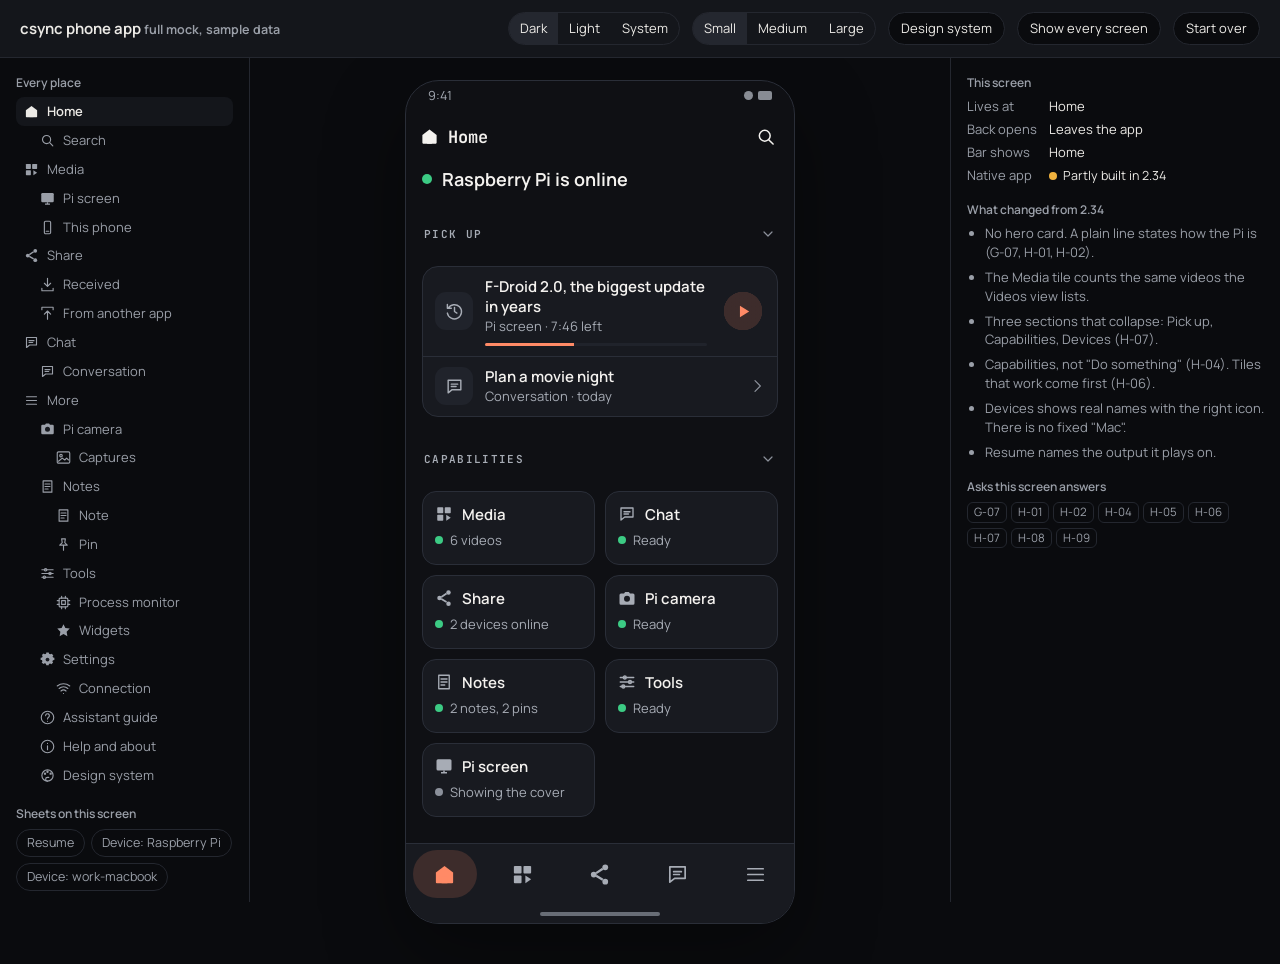
<file: assets/android-ui-mock/index.html>
<!doctype html>
<html lang="en" data-theme="dark">
<head>
  <meta charset="utf-8">
  <meta name="viewport" content="width=device-width,initial-scale=1">
  <title>csync phone app, full mock</title>
  <link rel="stylesheet" href="https://fonts.googleapis.com/css2?family=Manrope:wght@400..800&family=JetBrains+Mono:wght@400..700&display=swap">
<link rel="stylesheet" href="styles.css">
</head>
<body>
  <header class="shell-top">
    <h1>csync phone app <small>full mock, sample data</small></h1>
    <span class="grow"></span>
    <span class="shell-group" role="group" aria-label="Theme">
      <button type="button" data-theme-set="dark">Dark</button>
      <button type="button" data-theme-set="light">Light</button>
      <button type="button" data-theme-set="system">System</button>
    </span>
    <span class="shell-group" role="group" aria-label="Text size">
      <button type="button" data-size-set="sm">Small</button>
      <button type="button" data-size-set="md">Medium</button>
      <button type="button" data-size-set="lg">Large</button>
    </span>
    <button type="button" class="shell-btn" id="system-toggle">Design system</button>
    <button type="button" class="shell-btn" id="wall-toggle">Show every screen</button>
    <button type="button" class="shell-btn" id="reset">Start over</button>
  </header>

  <div class="shell" id="one">
    <aside class="rail" aria-label="The map">
      <h2>Every place</h2>
      <div class="tree" id="tree"></div>
      <h2>Sheets on this screen</h2>
      <div class="chips" id="sheets"></div>
      <h2>Put the app in a state</h2>
      <div class="chips" id="states"></div>
    </aside>
    <main class="stage">
      <div class="phone" id="phone" aria-label="csync on a phone"></div>
    </main>
    <aside class="inspect" id="inspect" aria-label="About this screen"></aside>
  </div>
  <div class="gallery" id="wall" hidden></div>
  <div class="system" id="system" hidden></div>

  <script src="model.js"></script>
  <script src="icons.js"></script>
  <script src="data.js"></script>
  <script src="kit.js"></script>
  <script src="screens.js"></script>
  <script src="sheets.js"></script>
  <script src="system.js"></script>
  <script src="app.js"></script>
  <script src="review.js"></script>
  <script src="check.js"></script>
</body>
</html>
</file>
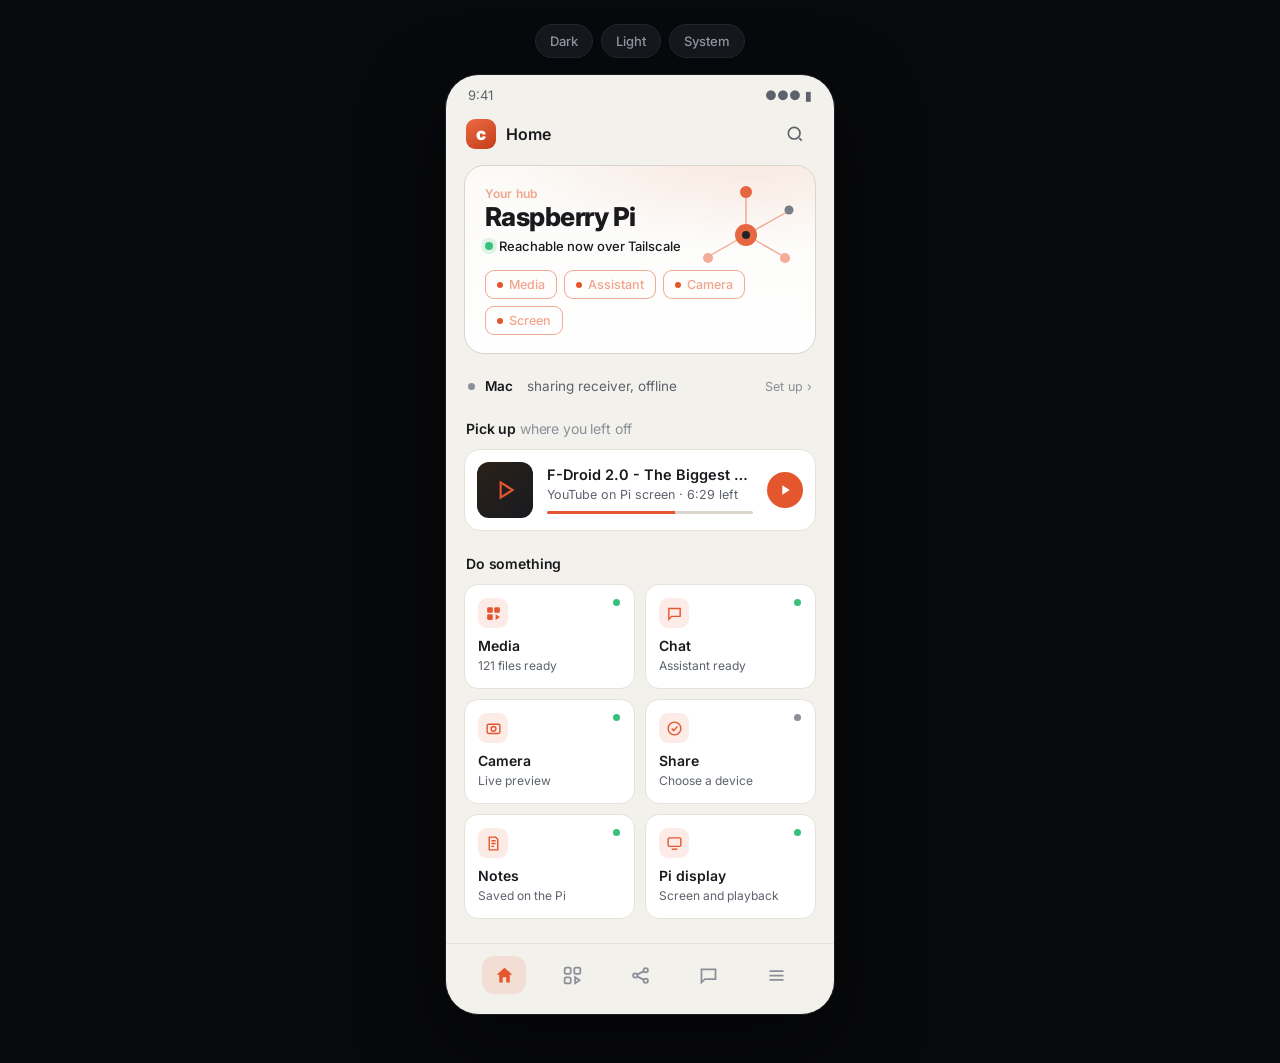
<file: .claude/output/20260929-home-redesign/home.html>
<!doctype html>
<html lang="en">
<head>
<meta charset="utf-8">
<meta name="viewport" content="width=device-width,initial-scale=1">
<title>csync Home redesign</title>
<link rel="preconnect" href="https://fonts.googleapis.com">
<link rel="preconnect" href="https://fonts.gstatic.com" crossorigin>
<link href="https://fonts.googleapis.com/css2?family=Inter:wght@400;500;600;800;900&display=swap" rel="stylesheet">
<style>
:root{
  --bg:#0C0D11; --raise:#16181E; --raise2:#1C1F27;
  --line:#23262F; --line2:#2C3038;
  --text:#F5F3F1; --dim:#9298A3; --dim2:#6B7079;
  --coral:#E4572E; --coral-soft:#F2A48C; --coral-ink:#FF6a3d;
  --green:#39C07A;
  --glow:rgba(228,87,46,.16);
  --radius:20px;
}
:root:not([data-theme="light"]) {}
@media (prefers-color-scheme: light){
  :root:not([data-theme="dark"]){
    --bg:#F3F1EC; --raise:#FFFFFF; --raise2:#FBFAF7;
    --line:#E6E2DA; --line2:#DAD5CA;
    --text:#1A1A1E; --dim:#5D626C; --dim2:#8A8F98;
    --glow:rgba(228,87,46,.12);
  }
}
:root[data-theme="light"]{
  --bg:#F3F1EC; --raise:#FFFFFF; --raise2:#FBFAF7;
  --line:#E6E2DA; --line2:#DAD5CA;
  --text:#1A1A1E; --dim:#5D626C; --dim2:#8A8F98;
  --glow:rgba(228,87,46,.12);
}
*{box-sizing:border-box;margin:0;padding:0}
body{background:#08090C;font-family:Inter,system-ui,sans-serif;color:var(--text);
  min-height:100vh;display:flex;flex-direction:column;align-items:center;gap:16px;padding:24px 16px 48px;-webkit-font-smoothing:antialiased}
.toolbar{display:flex;gap:8px;align-items:center}
.toolbar button{background:#16181E;color:#9298A3;border:1px solid #23262F;border-radius:999px;
  padding:8px 14px;font:inherit;font-size:13px;font-weight:500;cursor:pointer}
.phone{width:390px;max-width:100%;background:var(--bg);border-radius:34px;overflow:hidden;
  border:1px solid #1c1e25;box-shadow:0 30px 80px rgba(0,0,0,.5)}
.screen{display:flex;flex-direction:column;min-height:812px}

/* status + app bar */
.status{display:flex;justify-content:space-between;align-items:center;padding:12px 22px 2px;font-size:13px;color:var(--dim)}
.appbar{display:flex;align-items:center;gap:10px;padding:10px 20px 4px}
.mark{width:30px;height:30px;border-radius:9px;background:linear-gradient(150deg,#EC6a44,#C33D18);
  display:grid;place-items:center;color:#fff;font-weight:900;font-size:17px;letter-spacing:-.02em}
.appbar h1{font-size:16px;font-weight:600;letter-spacing:-.01em}
.appbar .sp{flex:1}
.icon-btn{width:38px;height:38px;border-radius:11px;display:grid;place-items:center;color:var(--dim);border:1px solid transparent}
.icon-btn:hover{background:var(--raise);border-color:var(--line)}

.body{padding:8px 18px 24px;display:flex;flex-direction:column;gap:22px}

/* HERO: the hub */
.hero{position:relative;border-radius:var(--radius);overflow:hidden;
  background:
    radial-gradient(120% 90% at 82% -10%, var(--glow), transparent 60%),
    linear-gradient(180deg,var(--raise2),var(--raise));
  border:1px solid var(--line2);padding:20px 20px 18px}
.hero .mesh{position:absolute;right:-6px;top:-6px;width:150px;height:150px;opacity:.9}
.hero-ey{font-size:12px;font-weight:600;color:var(--coral-soft);letter-spacing:.01em;margin-bottom:2px}
.hero h2{font-size:26px;font-weight:800;letter-spacing:-.02em;line-height:1.05}
.hero .live{display:inline-flex;align-items:center;gap:6px;margin-top:8px;font-size:13px;color:var(--text);font-weight:500}
.dot{width:8px;height:8px;border-radius:50%;background:var(--green);box-shadow:0 0 0 4px rgba(57,192,122,.16)}
.dot.off{background:var(--dim2);box-shadow:none}
.pills{display:flex;flex-wrap:wrap;gap:7px;margin-top:16px}
.pill{font-size:12.5px;font-weight:500;padding:6px 11px;border-radius:9px;border:1px solid var(--line2);
  color:var(--text);background:rgba(255,255,255,.02);display:inline-flex;gap:6px;align-items:center}
.pill.on{border-color:rgba(228,87,46,.5);color:var(--coral-soft)}
.pill i{width:6px;height:6px;border-radius:50%;background:var(--coral)}
.pill.off i{background:var(--dim2)}
.pill.off{color:var(--dim)}

/* quiet secondary device line */
.devline{display:flex;align-items:center;gap:10px;padding:2px 4px;color:var(--dim);font-size:13.5px}
.devline .dot{width:7px;height:7px}
.devline b{color:var(--text);font-weight:600}
.devline .go{margin-left:auto;color:var(--dim2);font-size:12.5px}

/* section label, quiet, sentence case */
.label{font-size:14px;font-weight:600;color:var(--text);margin:2px 2px 12px;letter-spacing:-.01em}
.label span{color:var(--dim2);font-weight:400}

/* continue: featured wide */
.continue{display:flex;gap:14px;align-items:center;background:var(--raise);border:1px solid var(--line);
  border-radius:16px;padding:12px;cursor:pointer}
.continue .thumb{width:56px;height:56px;border-radius:12px;flex:none;
  background:linear-gradient(140deg,#2a2018,#191b21);display:grid;place-items:center;color:var(--coral)}
.continue .meta{flex:1;min-width:0}
.continue .meta b{font-size:14.5px;font-weight:600;display:block;white-space:nowrap;overflow:hidden;text-overflow:ellipsis}
.continue .meta small{color:var(--dim);font-size:12.5px}
.continue .bar{height:3px;border-radius:2px;background:var(--line2);margin-top:8px;overflow:hidden}
.continue .bar i{display:block;height:100%;width:62%;background:var(--coral)}
.continue .play{width:36px;height:36px;border-radius:50%;background:var(--coral);color:#fff;display:grid;place-items:center;flex:none}

/* capabilities: quiet compact grid */
.grid{display:grid;grid-template-columns:1fr 1fr;gap:10px}
.cap{background:var(--raise);border:1px solid var(--line);border-radius:14px;padding:13px 13px 14px;cursor:pointer;position:relative}
.cap:hover{border-color:var(--line2)}
.cap .ico{width:30px;height:30px;border-radius:9px;display:grid;place-items:center;color:var(--coral);
  background:rgba(228,87,46,.12);margin-bottom:9px}
.cap b{font-size:14px;font-weight:600;display:block}
.cap small{font-size:12px;color:var(--dim)}
.cap .s{position:absolute;top:14px;right:14px;width:7px;height:7px;border-radius:50%;background:var(--green)}
.cap .s.off{background:var(--dim2)}

/* bottom nav */
.nav{margin-top:auto;display:flex;justify-content:space-around;align-items:center;padding:12px 24px 20px;border-top:1px solid var(--line)}
.nav a{color:var(--dim2);width:44px;height:38px;display:grid;place-items:center;border-radius:12px}
.nav a.on{color:var(--coral);background:rgba(228,87,46,.12)}
svg{display:block}
</style>
</head>
<body>
<div class="toolbar">
  <button onclick="document.documentElement.setAttribute('data-theme','dark')">Dark</button>
  <button onclick="document.documentElement.setAttribute('data-theme','light')">Light</button>
  <button onclick="document.documentElement.removeAttribute('data-theme')">System</button>
</div>
<div class="phone"><div class="screen">
  <div class="status"><span>9:41</span><span>&#9679;&#9679;&#9679; &#9646;</span></div>
  <div class="appbar">
    <div class="mark">c</div>
    <h1>Home</h1>
    <div class="sp"></div>
    <div class="icon-btn" title="Search">
      <svg width="20" height="20" viewBox="0 0 24 24" fill="none" stroke="currentColor" stroke-width="2"><circle cx="11" cy="11" r="7"/><path d="M20 20l-3-3"/></svg>
    </div>
  </div>

  <div class="body">
    <!-- HERO: the hub -->
    <div class="hero">
      <svg class="mesh" viewBox="0 0 150 150" fill="none">
        <g stroke="#E4572E" stroke-width="1.4" opacity=".55">
          <path d="M75 75 L75 34"/><path d="M75 75 L38 96"/><path d="M75 75 L112 96"/><path d="M75 75 L116 52"/>
        </g>
        <circle cx="75" cy="32" r="6" fill="#E4572E"/>
        <circle cx="37" cy="98" r="5" fill="#F2A48C"/>
        <circle cx="114" cy="98" r="5" fill="#F2A48C"/>
        <circle cx="118" cy="50" r="4.5" fill="#6B7079"/>
        <circle cx="75" cy="75" r="11" fill="#E4572E"/>
        <circle cx="75" cy="75" r="4" fill="#0C0D11"/>
      </svg>
      <div class="hero-ey">Your hub</div>
      <h2>Raspberry&nbsp;Pi</h2>
      <div class="live"><span class="dot"></span> Reachable now over Tailscale</div>
      <div class="pills">
        <span class="pill on"><i></i>Media</span>
        <span class="pill on"><i></i>Assistant</span>
        <span class="pill on"><i></i>Camera</span>
        <span class="pill on"><i></i>Screen</span>
      </div>
    </div>

    <!-- quiet other device -->
    <div class="devline"><span class="dot off"></span><b>Mac</b>&nbsp;sharing receiver, offline<span class="go">Set up &#8250;</span></div>

    <!-- continue -->
    <div>
      <div class="label">Pick up <span>where you left off</span></div>
      <div class="continue">
        <div class="thumb">
          <svg width="26" height="26" viewBox="0 0 24 24" fill="none" stroke="currentColor" stroke-width="2"><path d="M8 5v14l11-7z"/></svg>
        </div>
        <div class="meta">
          <b>F-Droid 2.0 - The Biggest Update</b>
          <small>YouTube on Pi screen &middot; 6:29 left</small>
          <div class="bar"><i></i></div>
        </div>
        <div class="play"><svg width="16" height="16" viewBox="0 0 24 24" fill="currentColor"><path d="M8 5v14l11-7z"/></svg></div>
      </div>
    </div>

    <!-- capabilities -->
    <div>
      <div class="label">Do something</div>
      <div class="grid">
        <div class="cap"><div class="s"></div><div class="ico"><svg width="17" height="17" viewBox="0 0 24 24" fill="currentColor"><rect x="3" y="3" width="8" height="8" rx="2"/><rect x="13" y="3" width="8" height="8" rx="2"/><rect x="3" y="13" width="8" height="8" rx="2"/><path d="M15 13l6 4-6 4z"/></svg></div><b>Media</b><small>121 files ready</small></div>
        <div class="cap"><div class="s"></div><div class="ico"><svg width="17" height="17" viewBox="0 0 24 24" fill="none" stroke="currentColor" stroke-width="2"><path d="M4 5h16v11H8l-4 4z"/></svg></div><b>Chat</b><small>Assistant ready</small></div>
        <div class="cap"><div class="s"></div><div class="ico"><svg width="17" height="17" viewBox="0 0 24 24" fill="none" stroke="currentColor" stroke-width="2"><rect x="3" y="6" width="18" height="13" rx="2"/><circle cx="12" cy="12.5" r="3.4"/></svg></div><b>Camera</b><small>Live preview</small></div>
        <div class="cap"><div class="s off"></div><div class="ico"><svg width="17" height="17" viewBox="0 0 24 24" fill="none" stroke="currentColor" stroke-width="2"><circle cx="12" cy="12" r="9"/><path d="M8 12l3 3 5-6"/></svg></div><b>Share</b><small>Choose a device</small></div>
        <div class="cap"><div class="s"></div><div class="ico"><svg width="17" height="17" viewBox="0 0 24 24" fill="none" stroke="currentColor" stroke-width="2"><path d="M6 3h9l3 3v15H6z"/><path d="M9 8h6M9 12h6M9 16h4"/></svg></div><b>Notes</b><small>Saved on the Pi</small></div>
        <div class="cap"><div class="s"></div><div class="ico"><svg width="17" height="17" viewBox="0 0 24 24" fill="none" stroke="currentColor" stroke-width="2"><rect x="3" y="4" width="18" height="12" rx="2"/><path d="M8 20h8"/></svg></div><b>Pi display</b><small>Screen and playback</small></div>
      </div>
    </div>
  </div>

  <div class="nav">
    <a class="on" title="Home"><svg width="21" height="21" viewBox="0 0 24 24" fill="currentColor"><path d="M12 3l9 8h-3v9h-4v-6H10v6H6v-9H3z"/></svg></a>
    <a title="Media"><svg width="21" height="21" viewBox="0 0 24 24" fill="none" stroke="currentColor" stroke-width="2"><rect x="3" y="3" width="7" height="7" rx="2"/><rect x="14" y="3" width="7" height="7" rx="2"/><rect x="3" y="14" width="7" height="7" rx="2"/><path d="M15 14l5 3.5-5 3.5z"/></svg></a>
    <a title="Share"><svg width="21" height="21" viewBox="0 0 24 24" fill="none" stroke="currentColor" stroke-width="2"><circle cx="6" cy="12" r="2.5"/><circle cx="18" cy="6" r="2.5"/><circle cx="18" cy="18" r="2.5"/><path d="M8 11l8-4M8 13l8 4"/></svg></a>
    <a title="Chat"><svg width="21" height="21" viewBox="0 0 24 24" fill="none" stroke="currentColor" stroke-width="2"><path d="M4 5h16v11H8l-4 4z"/></svg></a>
    <a title="More"><svg width="21" height="21" viewBox="0 0 24 24" fill="none" stroke="currentColor" stroke-width="2"><path d="M4 7h16M4 12h16M4 17h16"/></svg></a>
  </div>
</div></div>
</body>
</html>
</file>
<file: assets/android-ui-mock/styles.css>
/* Tokens. The phone reads only --p-* values, so the native app has one list to copy. */
:root {
  --bg: #0A0B0E; --surface: #14161B; --text: #ECEAE6; --dim: #9A9FA8; --border: #24272F;

  --p-bg: #0F1014; --p-surface: #181A20; --p-surface2: #20232B; --p-line: #2A2E38;
  --p-text: #F4F2EF; --p-dim: #A7ACB5; --p-faint: #8B909A;
  --p-good: #3CCB84; --p-warn: #F0B23E; --p-bad: #F26A6F; --p-idle: #8B909A;
  --p-accent-fill: #CC4620; --p-on-accent: #FFFFFF; --p-accent: #FF8A66;
  --p-scrim: rgba(0, 0, 0, .62);
  --cutout: var(--p-surface);
  --ts: 1;
  /* The app's two voices (2026-10-01): Manrope for names and words, JetBrains Mono for readings. */
  --p-font: Manrope, Inter, system-ui, -apple-system, "Segoe UI", sans-serif;
  --p-mono: "JetBrains Mono", ui-monospace, "Roboto Mono", monospace;
}
:root[data-theme="light"] {
  --bg: #E9E6DF; --surface: #F6F4EF; --text: #1B1B1F; --dim: #5A5F69; --border: #D5D0C5;

  --p-bg: #F4F2ED; --p-surface: #FFFFFF; --p-surface2: #ECE9E2; --p-line: #DDD8CE;
  --p-text: #1B1B1F; --p-dim: #565B65; --p-faint: #60656F;
  --p-good: #1B7F4A; --p-warn: #8A5D00; --p-bad: #C0323A; --p-idle: #60656F;
  --p-accent: #B23A17;
  --p-scrim: rgba(20, 18, 14, .5);
}

* { box-sizing: border-box; }
[hidden] { display: none !important; }
html, body { margin: 0; }
body { background: var(--bg); color: var(--text); font: 14px/1.45 var(--p-font); -webkit-font-smoothing: antialiased; }
button, input, textarea { font: inherit; color: inherit; }
button { cursor: pointer; border: 0; background: none; padding: 0; text-align: left; }
button:disabled { cursor: default; }
.sr { position: absolute; width: 1px; height: 1px; overflow: hidden; clip: rect(0 0 0 0); }

/* review page around the phone */
.shell-top { display: flex; align-items: center; gap: 12px; padding: 12px 20px; border-bottom: 1px solid var(--border); background: var(--surface); position: sticky; top: 0; z-index: 5; flex-wrap: wrap; }
.shell-top h1 { font-size: 15px; margin: 0; font-weight: 650; }
.shell-top small { color: var(--dim); }
.shell-top .grow { flex: 1; }
.shell-btn { border: 1px solid var(--border); border-radius: 999px; padding: 6px 12px; background: var(--bg); font-size: 13px; }
.shell-btn.on { border-color: var(--p-accent); color: var(--p-accent); }
.shell-group { display: inline-flex; border: 1px solid var(--border); border-radius: 999px; overflow: hidden; }
.shell-group button { padding: 6px 11px; font-size: 13px; }
.shell-group button.on { background: var(--border); }

.shell { display: grid; grid-template-columns: 250px minmax(420px, 1fr) 330px; gap: 0; min-height: calc(100vh - 56px); }
.rail, .inspect { padding: 16px; overflow: auto; max-height: calc(100vh - 56px); position: sticky; top: 56px; }
.rail { border-right: 1px solid var(--border); }
.inspect { border-left: 1px solid var(--border); }
.rail h2, .inspect h2 { font-size: 12px; color: var(--dim); font-weight: 600; margin: 16px 0 6px; }
.rail h2:first-child, .inspect h2:first-child { margin-top: 0; }
.tree button { display: flex; align-items: center; gap: 8px; width: 100%; padding: 5px 8px; border-radius: 8px; font-size: 13px; color: var(--dim); }
.tree button:hover { background: var(--surface); }
.tree button.on { background: var(--surface); color: var(--text); font-weight: 600; }
.tree .d1 { padding-left: 24px; }
.tree .d2 { padding-left: 40px; }
.chips { display: flex; flex-wrap: wrap; gap: 6px; }
.chips button { border: 1px solid var(--border); border-radius: 999px; padding: 4px 10px; font-size: 12.5px; color: var(--dim); }
.chips button.on { color: var(--text); border-color: var(--dim); background: var(--surface); }
.stage { display: flex; flex-direction: column; align-items: center; padding: 22px 16px 40px; gap: 14px; }
.facts { display: grid; grid-template-columns: auto 1fr; gap: 4px 12px; font-size: 13px; margin: 0; }
.facts dt { color: var(--dim); }
.facts dd { margin: 0; }
.inspect p, .inspect li { font-size: 13px; color: var(--dim); margin: 0 0 6px; }
.inspect ul { padding-left: 18px; margin: 0; }
.ask { display: inline-block; font-size: 11.5px; border: 1px solid var(--border); border-radius: 6px; padding: 1px 6px; margin: 0 4px 4px 0; color: var(--dim); }
.built { display: inline-flex; align-items: center; gap: 6px; font-size: 12.5px; }
.built i { width: 8px; height: 8px; border-radius: 50%; background: var(--p-idle); }
.built.yes i { background: var(--p-good); } .built.partly i { background: var(--p-warn); } .built.no i { background: var(--p-bad); }

.gallery { padding: 20px; display: grid; grid-template-columns: repeat(auto-fill, minmax(215px, 1fr)); gap: 22px 16px; }
.frame { position: relative; }
.frame > button { display: block; width: 100%; }
.frame-cap { font-size: 12.5px; color: var(--dim); margin-top: 6px; display: flex; justify-content: space-between; gap: 8px; }
.frame-cap b { color: var(--text); font-weight: 600; }
.frame-box { width: 100%; aspect-ratio: 390 / 844; overflow: hidden; border-radius: 16px; border: 1px solid var(--border); position: relative; }
.frame-box .phone { transform-origin: 0 0; position: absolute; left: 0; top: 0; pointer-events: none; border-radius: 0; border: 0; box-shadow: none; }
.gallery-head { grid-column: 1 / -1; font-size: 13px; color: var(--dim); font-weight: 600; margin-top: 8px; border-bottom: 1px solid var(--border); padding-bottom: 6px; }

@media (max-width: 1100px) { .shell { grid-template-columns: 1fr; } .rail, .inspect { position: static; max-height: none; border: 0; } }

/* the design system page */
.system { max-width: 1120px; margin: 0 auto; padding: 28px 24px 80px; }
.system h1 { font-size: 26px; margin: 0 0 6px; letter-spacing: -.01em; }
.system h2 { font-size: 13px; color: var(--dim); font-weight: 600; margin: 0 0 10px; }
.system h3 { font-size: 17px; margin: 0 0 8px; }
.sys-intro p { color: var(--dim); max-width: 70ch; margin: 0 0 14px; }
.sys-audit { border: 1px solid var(--border); border-left: 3px solid var(--p-good); border-radius: 10px; padding: 12px 14px; background: var(--surface); display: flex; flex-direction: column; gap: 3px; font-size: 13px; }
.sys-audit.bad { border-left-color: var(--p-bad); }
.sys-audit span, .sys-audit li { color: var(--dim); }
.sys-audit ul { margin: 6px 0 0; padding-left: 18px; }
.sys-found { display: grid; grid-template-columns: repeat(auto-fit, minmax(300px, 1fr)); gap: 14px; margin: 22px 0 14px; }
.sys-block { border: 1px solid var(--border); border-radius: 12px; padding: 14px; background: var(--surface); }
.sys-swatches { display: grid; gap: 7px; }
.sys-swatches div { display: grid; grid-template-columns: 22px 92px 74px 1fr; align-items: center; gap: 8px; font-size: 12.5px; }
.sys-swatches i { width: 22px; height: 22px; border-radius: 6px; border: 1px solid var(--border); }
.sys-swatches span { color: var(--dim); }
.sys-type div { display: flex; align-items: baseline; justify-content: space-between; gap: 12px; padding: 3px 0; }
.sys-type small, .sys-icons small { color: var(--dim); font-size: 11.5px; }
.sys-rules { margin: 0; padding-left: 18px; color: var(--dim); font-size: 13.5px; display: grid; gap: 4px; }
.sys-icons { display: grid; grid-template-columns: repeat(auto-fill, minmax(84px, 1fr)); gap: 12px 6px; }
.sys-icons span { display: flex; flex-direction: column; align-items: center; gap: 5px; text-align: center; }
.sys-group { margin: 34px 0 0 !important; padding-bottom: 8px; border-bottom: 1px solid var(--border); font-size: 15px !important; color: var(--text) !important; }
.sys-part { display: grid; grid-template-columns: minmax(260px, 1fr) 390px; gap: 28px; padding: 22px 0; border-bottom: 1px solid var(--border); align-items: start; }
.sys-used { color: var(--dim); font-size: 12.5px; margin: 10px 0 0; }
.phone.bare { height: auto; border-radius: 18px; box-shadow: none; padding: 16px; gap: 14px; }
.phone.bare .composer { margin: -16px; border: 0; }
.phone.bare .p-top { margin: -8px -8px; }
@media (max-width: 760px) { .sys-part { grid-template-columns: 1fr; } .phone.bare { width: 100%; } }

/* the phone */
.phone { width: 390px; height: 844px; background: var(--p-bg); color: var(--p-text); border-radius: 34px; border: 1px solid var(--p-line); overflow: hidden; position: relative; display: flex; flex-direction: column; box-shadow: 0 30px 80px rgba(0, 0, 0, .35); font-size: calc(14.5px * var(--ts)); line-height: 1.4; }
.phone .ico { flex: none; display: block; }
.p-status { height: 30px; flex: none; display: flex; align-items: center; justify-content: space-between; padding: 0 22px; font-size: 12.5px; color: var(--p-dim); }
.p-status span:last-child { display: inline-flex; gap: 5px; align-items: center; }
.p-status i { display: block; width: 14px; height: 9px; border-radius: 2px; background: var(--p-dim); opacity: .8; }
.p-status i:first-child { width: 9px; border-radius: 50%; }

/* top bar: one height, never scrolls, never wraps */
.p-top { height: 52px; flex: none; display: flex; align-items: center; gap: 0; padding: 0 4px 0 8px; }
.p-top .back { width: 48px; height: 48px; border-radius: 50%; display: grid; place-items: center; margin-left: -4px; }
.crumbs { flex: 1; min-width: 0; display: flex; align-items: center; white-space: nowrap; overflow: hidden; }
.crumb { display: inline-flex; align-items: center; gap: 6px; min-height: 48px; padding: 0 4px; border-radius: 8px; color: var(--p-dim); font: 500 calc(13px * var(--ts))/1.2 var(--p-mono); flex: none; }
.crumb.now { color: var(--p-text); font-weight: 650; flex: 0 1 auto; min-width: 0; }
.crumb.now span { overflow: hidden; white-space: nowrap; }
.crumb.root { font-size: calc(17px * var(--ts)); gap: 9px; padding-left: 6px; }
.crumb.icon-only span { display: none; }
.crumb.icon-only { min-width: 48px; justify-content: center; }
.sep { color: var(--p-faint); padding: 0 3px; flex: none; }
.p-actions { display: flex; flex: none; }

.ibtn { width: 48px; height: 48px; border-radius: 50%; display: grid; place-items: center; color: var(--p-text); flex: none; }
.ibtn:hover, .back:hover { background: var(--p-surface2); }
.ibtn.quiet { color: var(--p-dim); }
.ibtn.on { color: var(--p-accent); }
.ibtn.go, .ibtn.go:hover { color: var(--p-accent); background: radial-gradient(circle, color-mix(in srgb, var(--p-accent) 16%, var(--p-surface)) 19px, transparent 19.5px); }
.ibtn:disabled { opacity: .4; }

.p-scroll { flex: 1; min-height: 0; overflow-y: auto; scrollbar-width: none; }
.p-scroll::-webkit-scrollbar { display: none; }
.p-page { padding: 4px 16px 28px; display: flex; flex-direction: column; gap: 18px; }

/* heading */
.head h2 { margin: 0; font-size: calc(22px * var(--ts)); line-height: 1.2; font-weight: 700; letter-spacing: -.01em; }
.head.small h2 { font-size: calc(18px * var(--ts)); }
.head p { margin: 4px 0 0; color: var(--p-dim); font-size: calc(14px * var(--ts)); }
.head-row { display: flex; align-items: flex-start; gap: 4px; }
.head-row h2, .head-row input { flex: 1; min-width: 0; }
.head-row .ibtn { margin-top: -6px; }
.title-input { background: var(--p-surface); border: 1px solid var(--p-accent); border-radius: 10px; padding: 4px 8px; font-size: calc(20px * var(--ts)); font-weight: 700; width: 100%; color: var(--p-text); outline: none; }

/* status: a dot, then words */
.status { display: inline-flex; align-items: center; gap: 7px; color: var(--p-dim); }
.dot { width: 8px; height: 8px; border-radius: 50%; flex: none; background: var(--p-idle); }
.dot.good { background: var(--p-good); } .dot.warn { background: var(--p-warn); } .dot.bad { background: var(--p-bad); }
.status.lead { color: var(--p-text); font-weight: 650; font-size: calc(18px * var(--ts)); gap: 10px; }
.status.lead .dot { width: 10px; height: 10px; }

/* sections */
.sec { display: flex; flex-direction: column; gap: 8px; }
.sec-label { font: 600 calc(11px * var(--ts))/1.3 var(--p-mono); letter-spacing: .12em; text-transform: uppercase; color: var(--p-dim); margin: 0; padding: 0 2px; display: flex; align-items: center; justify-content: space-between; width: 100%; min-height: 24px; }
button.sec-label { min-height: 48px; }
.sec-label .ico { color: var(--p-faint); transition: transform .16s; }
.sec-label[aria-expanded="false"] .ico { transform: rotate(-90deg); }

/* rows and groups */
.group { background: var(--p-surface); border: 1px solid var(--p-line); border-radius: 16px; overflow: hidden; }
.group > * + * { border-top: 1px solid var(--p-line); }
.row { display: flex; align-items: center; gap: 12px; width: 100%; min-height: 60px; padding: 10px 12px 10px 12px; }
button.row:hover { background: var(--p-surface2); }
.row-ico { width: 38px; height: 38px; border-radius: 11px; background: var(--p-surface2); color: var(--p-dim); display: grid; place-items: center; flex: none; }
.row-ico.accent { color: var(--p-accent); }
.row-copy { flex: 1 1 40%; min-width: 34%; display: flex; flex-direction: column; gap: 1px; }
.row-title { font-weight: 600; font-size: calc(15px * var(--ts)); }
.row-sub { color: var(--p-dim); font-size: calc(13px * var(--ts)); }
.row-end { display: inline-flex; align-items: center; justify-content: flex-end; gap: 8px; color: var(--p-dim); font: 450 calc(12px * var(--ts))/1.3 var(--p-mono); flex: 0 1 auto; min-width: 0; text-align: right; }
.row-end > span:not(.status) { overflow-wrap: anywhere; }
.row-end .ico { color: var(--p-faint); }
.row.off .row-title, .row.off .row-ico { color: var(--p-faint); }
.row.picked .row-ico { background: color-mix(in srgb, var(--p-accent) 16%, var(--p-surface)); color: var(--p-accent); }
.row.danger .row-title, .row.danger .row-ico { color: var(--p-bad); }
.row-wrap { display: flex; align-items: center; }
.row-wrap .row { flex: 1; min-width: 0; }
.row-wrap .ibtn { margin-right: 10px; }
.row-wrap .switch { margin-right: 12px; }
.bar-line { height: 3px; border-radius: 2px; background: var(--p-surface2); margin-top: 7px; overflow: hidden; }
.bar-line i { display: block; height: 100%; background: var(--p-accent); }

/* long text: two lines, then a fade. Never an ellipsis. */
.clamp { display: block; overflow: hidden; max-height: calc(2 * 1.32em); line-height: 1.32; overflow-wrap: break-word; }
.clamp.one { max-height: 1.32em; white-space: nowrap; }
.clamp.cut { -webkit-mask: linear-gradient(#000, #000) top / 100% calc(100% - 1.32em) no-repeat, linear-gradient(to right, #000 62%, transparent) bottom / 100% 1.32em no-repeat; mask: linear-gradient(#000, #000) top / 100% calc(100% - 1.32em) no-repeat, linear-gradient(to right, #000 62%, transparent) bottom / 100% 1.32em no-repeat; }

/* tiles */
.tiles { display: grid; grid-template-columns: 1fr 1fr; gap: 10px; }
.tile { background: var(--p-surface); border: 1px solid var(--p-line); border-radius: 14px; padding: 12px; display: flex; flex-direction: column; gap: 6px; min-height: 74px; }
button.tile:hover { background: var(--p-surface2); }
.tile-head { display: flex; align-items: center; gap: 9px; font-weight: 600; font-size: calc(15px * var(--ts)); color: var(--p-text); }
.tile-head .ico { color: var(--p-dim); }
.tile .status { font-size: calc(13px * var(--ts)); }
.tile b { font-size: calc(19px * var(--ts)); font-weight: 700; }
.tile:disabled { opacity: .45; }
.narrow .tiles { grid-template-columns: 1fr; }
.narrow .player .tiles { grid-template-columns: 1fr 1fr; }

/* segmented control: one spec everywhere */
.seg { display: flex; box-shadow: inset 0 -1px 0 var(--p-line); overflow-x: auto; scrollbar-width: none; }
.seg::-webkit-scrollbar { display: none; }
.seg button { flex: 1 0 auto; display: inline-flex; align-items: center; justify-content: center; gap: 6px; min-height: 48px; padding: 0 9px; color: var(--p-dim); font-weight: 600; font-size: calc(13.5px * var(--ts)); white-space: nowrap; }
.seg button[aria-selected="true"] { color: var(--p-accent); box-shadow: inset 0 -2px 0 var(--p-accent); }

/* a path inside something browsed in place */
.path { display: flex; align-items: center; min-width: 0; margin: -8px 0; color: var(--p-dim); font-size: calc(13.5px * var(--ts)); }
.path-step { display: inline-flex; align-items: center; gap: 6px; min-height: 48px; min-width: 48px; padding: 0 4px; border-radius: 8px; font-weight: 500; }
.path-step.now { color: var(--p-text); font-weight: 650; min-width: 0; }
.path-step span { white-space: nowrap; overflow: hidden; }
.seg button:disabled { opacity: .45; }
.seg.tight button { padding: 0 5px; gap: 4px; font-size: calc(13px * var(--ts)); }
.seg.more { -webkit-mask: linear-gradient(to right, #000 74%, transparent); mask: linear-gradient(to right, #000 74%, transparent); }
.seg.less { -webkit-mask: linear-gradient(to left, #000 74%, transparent); mask: linear-gradient(to left, #000 74%, transparent); }
.seg.more.less { -webkit-mask: linear-gradient(to right, transparent, #000 26%, #000 74%, transparent); mask: linear-gradient(to right, transparent, #000 26%, #000 74%, transparent); }


/* buttons */
.btns { display: flex; flex-wrap: wrap; gap: 8px; }
.btn { display: inline-flex; align-items: center; justify-content: center; gap: 8px; min-height: 48px; padding: 0 16px; border-radius: 14px; font-weight: 650; font-size: calc(14.5px * var(--ts)); border: 1px solid var(--p-line); background: var(--p-surface); color: var(--p-text); }
.btn.primary { background: var(--p-accent-fill); border-color: transparent; color: var(--p-on-accent); }
.btn.tonal { background: color-mix(in srgb, var(--p-accent) 15%, var(--p-surface)); border-color: transparent; color: var(--p-accent); }
.btn.quiet { background: none; border-color: transparent; color: var(--p-dim); padding: 0 10px; }
.btn.danger { color: var(--p-bad); }
.btn.wide { flex: 1; }
.btn:disabled { opacity: .45; }
.btn.primary:disabled { background: var(--p-surface2); color: var(--p-faint); opacity: 1; }

/* fields */
.field { display: flex; align-items: center; gap: 10px; background: var(--p-surface); border: 1px solid var(--p-line); border-radius: 13px; padding: 0 12px; min-height: 46px; color: var(--p-dim); }
.field input, .field textarea { flex: 1; min-width: 0; background: none; border: 0; outline: 0; color: var(--p-text); padding: 11px 0; resize: none; }
.field.tall { align-items: flex-start; padding-top: 2px; }
.field.tall .ico { margin-top: 12px; }
.field textarea { min-height: 92px; }
.field ::placeholder { color: var(--p-faint); }
.labelled { display: flex; flex-direction: column; gap: 5px; }
.labelled > span { font-size: calc(13px * var(--ts)); color: var(--p-dim); font-weight: 600; }
.labelled > small { font-size: calc(12.5px * var(--ts)); color: var(--p-faint); }
.switch { width: 54px; height: 48px; position: relative; flex: none; }
.switch::before { content: ""; position: absolute; left: 0; top: 8px; width: 54px; height: 32px; border-radius: 999px; background: var(--p-surface2); box-shadow: inset 0 0 0 1px var(--p-line); }
.switch::after { content: ""; position: absolute; top: 12px; left: 4px; width: 24px; height: 24px; border-radius: 50%; background: var(--p-dim); transition: left .15s; }
.switch[aria-checked="true"]::before { background: var(--p-accent-fill); box-shadow: none; }
.switch[aria-checked="true"]::after { left: 26px; background: #fff; }
.range { width: 100%; accent-color: var(--p-accent-fill); height: 28px; }
.range-ends { display: flex; justify-content: space-between; color: var(--p-faint); font-size: calc(12.5px * var(--ts)); }

/* notices, empty and loading states */
.notice { display: flex; gap: 10px; align-items: flex-start; padding: 12px; border-radius: 14px; border: 1px solid var(--p-line); background: var(--p-surface); }
.notice .ico { margin-top: 1px; color: var(--p-dim); }
.notice.warn { border-color: color-mix(in srgb, var(--p-warn) 45%, var(--p-line)); } .notice.warn .ico { color: var(--p-warn); }
.notice.bad { border-color: color-mix(in srgb, var(--p-bad) 45%, var(--p-line)); } .notice.bad .ico { color: var(--p-bad); }
.notice div { flex: 1; min-width: 0; }
.notice p { margin: 0 0 8px; }
.notice p:last-child { margin: 0; }
.empty { display: flex; flex-direction: column; align-items: center; text-align: center; gap: 10px; padding: 34px 20px; color: var(--p-dim); }
.empty .ico { color: var(--p-faint); }
.empty b { color: var(--p-text); font-size: calc(15px * var(--ts)); }
.loading { position: relative; overflow: hidden; }
.loading::after { content: ""; position: absolute; inset: 0; background: linear-gradient(100deg, transparent 30%, color-mix(in srgb, var(--p-text) 9%, transparent) 50%, transparent 70%); animation: sweep 1.4s infinite; }
@keyframes sweep { from { transform: translateX(-100%); } to { transform: translateX(100%); } }
.note-line { color: var(--p-faint); font-size: calc(12.5px * var(--ts)); margin: 0; display: flex; gap: 7px; align-items: center; }

/* picture areas */
.picture { aspect-ratio: 16 / 9; border-radius: 16px; background: linear-gradient(140deg, var(--p-surface2), var(--p-surface)); border: 1px solid var(--p-line); display: grid; place-items: center; color: var(--p-faint); position: relative; overflow: hidden; }
.picture.live { background: linear-gradient(150deg, #2b3a35, #1b2530 55%, #2a2230); color: rgba(255, 255, 255, .7); }
.picture.idle { background: linear-gradient(160deg, #6b4a2f, #a8683a 45%, #2f3d52); color: rgba(255, 255, 255, .85); }
.picture .tag { position: absolute; left: 10px; bottom: 10px; background: rgba(0, 0, 0, .55); color: #fff; border-radius: 8px; padding: 3px 8px; font-size: 12px; display: inline-flex; gap: 6px; align-items: center; }
.picture .corner { position: absolute; right: 8px; bottom: 8px; color: #fff; background: rgba(0, 0, 0, .55); }

/* player */
.player { display: flex; flex-direction: column; gap: 12px; }
.times { display: flex; justify-content: space-between; color: var(--p-dim); font-size: calc(12.5px * var(--ts)); margin-top: -6px; }
.transport { display: flex; justify-content: space-between; align-items: center; }
.transport .ibtn { width: 48px; height: 48px; }
.transport .main { width: 58px; height: 58px; background: var(--p-accent-fill); color: var(--p-on-accent); }
.transport .main:hover { background: var(--p-accent-fill); }
.transport .stop { color: var(--p-bad); }
.transport-words { display: flex; justify-content: space-between; color: var(--p-dim); font-size: calc(11.5px * var(--ts)); margin-top: -8px; padding: 0 2px; }
.transport-words span { width: 48px; text-align: center; }
.transport-words span.main { width: 58px; color: var(--p-text); font-weight: 600; }
.setting .tile-head { font-size: calc(14px * var(--ts)); }
.setting small { color: var(--p-dim); font-size: calc(13px * var(--ts)); }

/* mini row and panel */
.mini { flex: none; display: flex; align-items: center; gap: 2px; padding: 6px 8px 6px 12px; background: var(--p-surface); border-top: 1px solid var(--p-line); position: relative; }
.mini-open { flex: 1; min-width: 0; min-height: 48px; display: flex; flex-direction: column; justify-content: center; gap: 1px; padding: 2px 0; }
.mini-open .status { font-size: calc(12px * var(--ts)); }
.mini-open b { font-size: calc(14px * var(--ts)); font-weight: 600; }
.mini .bar-line { position: absolute; left: 0; right: 0; top: -2px; margin: 0; border-radius: 0; height: 2px; }
.panel { position: absolute; left: 0; right: 0; bottom: 0; height: calc(54% + (var(--ts) - 1) * 300px); background: var(--p-surface); border-radius: 24px 24px 0 0; border-top: 1px solid var(--p-line); box-shadow: 0 -18px 50px rgba(0, 0, 0, .4); padding: 0 16px 14px; display: flex; flex-direction: column; gap: 10px; z-index: 3; overflow: hidden; }
.handle { width: 100%; height: 22px; display: grid; place-items: center; flex: none; }
.handle span { width: 40px; height: 4px; border-radius: 2px; background: var(--p-line); }
.panel .tile { min-height: 0; padding: 9px 10px; }
.panel .tiles { gap: 8px; }
.panel .transport .ibtn { width: 48px; height: 48px; }
.panel .transport .main { width: 52px; height: 52px; }
.panel-title { display: flex; align-items: center; gap: 8px; }
.panel-title div { flex: 1; min-width: 0; }

/* bottom bar */
.bar { flex: none; display: flex; justify-content: space-around; align-items: center; height: 62px; background: var(--p-surface); border-top: 1px solid var(--p-line); }
.bar button { width: 64px; height: 48px; border-radius: 999px; display: grid; place-items: center; color: var(--p-dim); }
.bar button[aria-current="page"] { background: color-mix(in srgb, var(--p-accent) 16%, var(--p-surface)); color: var(--p-accent); }
.gesture { height: 18px; flex: none; background: var(--p-surface); display: grid; place-items: center; }
.gesture::after { content: ""; width: 120px; height: 4px; border-radius: 2px; background: var(--p-faint); opacity: .7; }

/* sheets */
.scrim { position: absolute; inset: 0; background: var(--p-scrim); z-index: 6; display: flex; align-items: flex-end; }
.sheet { width: 100%; max-height: 82%; background: var(--p-surface); border-radius: 24px 24px 0 0; display: flex; flex-direction: column; --cutout: var(--p-surface); }
.sheet .group { background: var(--p-bg); }
.sheet-body > * { flex: none; }
.sheet .picture { aspect-ratio: auto; height: 150px; }
.sheet-head { padding: 0 18px 10px; }
.sheet-head h3 { margin: 0; font-size: calc(18px * var(--ts)); font-weight: 700; }
.sheet-head p { margin: 3px 0 0; color: var(--p-dim); font-size: calc(13.5px * var(--ts)); }
.sheet-body { padding: 0 16px 16px; overflow-y: auto; display: flex; flex-direction: column; gap: 14px; scrollbar-width: none; }
.sheet-acts { padding: 10px 16px 18px; display: flex; gap: 8px; border-top: 1px solid var(--p-line); }
.sheet-acts .btn { flex: 1; }
.kv { display: grid; grid-template-columns: auto 1fr; gap: 8px 16px; margin: 0; }
.kv dt { color: var(--p-dim); }
.kv dd { margin: 0; text-align: right; overflow-wrap: anywhere; }

.toast { position: absolute; left: 16px; right: 16px; bottom: 96px; background: var(--p-text); color: var(--p-bg); border-radius: 12px; padding: 11px 14px; font-weight: 600; font-size: calc(13.5px * var(--ts)); z-index: 8; text-align: center; }

/* chat */
.msgs { display: flex; flex-direction: column; gap: 10px; }
.msg { max-width: 84%; padding: 9px 13px 7px; border-radius: 18px 18px 18px 6px; background: var(--p-surface); border: 1px solid var(--p-line); align-self: flex-start; display: flex; flex-direction: column; gap: 5px; }
.msg.me { align-self: flex-end; border-radius: 18px 18px 6px 18px; border-color: transparent; background: color-mix(in srgb, var(--p-accent-fill) 24%, var(--p-surface)); }
.msg.picked { box-shadow: 0 0 0 2px color-mix(in srgb, var(--p-accent) 60%, transparent); }
.msg-when { align-self: flex-end; font-size: calc(11.5px * var(--ts)); color: var(--p-dim); line-height: 1; }
.msg-file { display: flex; align-items: center; gap: 7px; background: color-mix(in srgb, var(--p-text) 9%, transparent); border-radius: 10px; padding: 7px 9px; font-size: calc(13px * var(--ts)); font-weight: 600; }
.msg-file .clamp { flex: 1; min-width: 0; }
/* What you can do with a message: a tight strip. Each is 48 to the finger and 30 to the eye. */
.msg-acts { display: flex; align-self: flex-start; margin: -12px 0 -8px -3px; }
.msg-acts.me { align-self: flex-end; margin: -12px -3px -8px 0; }
.act { height: 48px; padding: 0 3px; display: grid; place-items: center; }
.act span { display: inline-flex; align-items: center; gap: 5px; height: 30px; padding: 0 10px; border-radius: 999px; background: var(--p-surface2); color: var(--p-dim); font-size: calc(12.5px * var(--ts)); font-weight: 600; }
.act:hover span { color: var(--p-text); }
.think { display: flex; align-items: center; gap: 8px; min-height: 48px; color: var(--p-dim); font-size: calc(13px * var(--ts)); padding: 2px 4px; align-self: flex-start; margin: -8px 0; }

/* result cards: what a tool gave back */
.rcard { align-self: stretch; margin-right: 8%; background: var(--p-surface); border: 1px solid var(--p-line); border-radius: 6px 16px 16px 16px; overflow: hidden; display: flex; flex-direction: column; }
.rcard-top { display: flex; align-items: center; gap: 6px; padding: 8px 12px 0; font-size: calc(12px * var(--ts)); font-weight: 600; color: var(--p-faint); }
.rcard-row { display: flex; align-items: center; padding-right: 4px; }
.rcard-main { flex: 1; min-width: 0; width: 100%; min-height: 48px; display: flex; align-items: center; gap: 12px; padding: 6px 12px 10px; }
.rcard-main:hover { background: var(--p-surface2); }
.rcard-main > .ico { color: var(--p-faint); }
.rcard-main .status { font-size: calc(13px * var(--ts)); }
.rcard-main .kv { width: 100%; gap: 3px 16px; font-size: calc(13.5px * var(--ts)); }
.rcard-main.pic { display: block; padding: 8px; }
.rcard-main.pic .picture { aspect-ratio: 2 / 1; border-radius: 10px; }
.rcard-list { display: flex; flex-direction: column; gap: 7px; padding: 8px 12px 12px; }
.rcard-list > span { display: flex; flex-direction: row-reverse; justify-content: space-between; align-items: center; font-size: calc(13.5px * var(--ts)); }
.rcard-list b { font-weight: 600; }

/* the message box: one control that holds the words, what is attached, the model and Send */
.composer { flex: none; padding: 6px 10px 8px; background: var(--p-bg); }
.compose { background: var(--p-surface); border: 1px solid var(--p-line); border-radius: 24px; padding: 2px 2px 0; display: flex; flex-direction: column; }
.compose:focus-within { border-color: color-mix(in srgb, var(--p-accent) 55%, var(--p-line)); }
.compose .chip { margin: 8px 0 0 10px; }
.compose .handle { height: 16px; cursor: ns-resize; }
.compose-text { display: flex; align-items: flex-start; }
.compose-text textarea { flex: 1; min-width: 0; background: none; border: 0; outline: 0; resize: none; color: var(--p-text); line-height: 1.4; padding: 11px 14px 1px; field-sizing: content; min-height: calc(1.4em + 12px); max-height: calc(8.4em + 12px); }
.compose.tall textarea { field-sizing: fixed; max-height: none; }
.compose-text ::placeholder { color: var(--p-faint); }
.compose-tools { display: flex; align-items: center; }
.compose-tools .grow { flex: 1; }
.pill { min-height: 48px; min-width: 48px; flex: 0 1 auto; display: inline-flex; align-items: center; gap: 6px; padding: 0 6px 0 2px; color: var(--p-dim); font-size: calc(12.5px * var(--ts)); font-weight: 600; }
.pill span { overflow: hidden; white-space: nowrap; }
.pill:hover { color: var(--p-text); }
.ibtn.send, .ibtn.send:hover { color: var(--p-dim); background: radial-gradient(circle, var(--p-surface2) 19px, transparent 19.5px); }
.ibtn.send.ready, .ibtn.send.ready:hover { color: var(--p-on-accent); background: radial-gradient(circle, var(--p-accent-fill) 19px, transparent 19.5px); }
.chip { display: inline-flex; align-items: center; gap: 6px; max-width: 80%; background: var(--p-surface2); border-radius: 10px; padding: 3px 4px 3px 10px; font-size: calc(13px * var(--ts)); align-self: flex-start; }
.chip .clamp { min-width: 0; }
.chip .ibtn { width: 48px; height: 48px; margin: -8px -4px -8px -6px; }

/* Android's own share menu, drawn only to show the hand-off */
.apps { display: grid; grid-template-columns: repeat(3, 1fr); gap: 6px; }
.app { display: flex; flex-direction: column; align-items: center; gap: 6px; padding: 8px 4px; border-radius: 14px; font-size: calc(12.5px * var(--ts)); color: var(--p-dim); text-align: center; }
.app span { width: 48px; height: 48px; border-radius: 15px; background: var(--p-surface2); color: var(--p-text); display: grid; place-items: center; }
.app:hover { background: var(--p-surface2); }
.model-line { color: var(--p-dim); font-size: calc(13.5px * var(--ts)); margin: 4px 0 0; }
.model-line .effort { color: var(--p-faint); }

/* markdown */
.md { display: flex; flex-direction: column; gap: 8px; overflow-wrap: anywhere; }
.md > * { margin: 0; }
.md h3 { font-size: calc(18px * var(--ts)); } .md h4 { font-size: calc(15.5px * var(--ts)); }
.md a { color: var(--p-accent); }
.md code { background: var(--p-surface2); border-radius: 5px; padding: 1px 5px; font-size: .92em; }
.md pre { background: var(--p-surface2); border-radius: 10px; padding: 10px; overflow-x: auto; margin: 0; }
.md pre code { background: none; padding: 0; }
.md table { border-collapse: collapse; width: 100%; font-size: calc(13.5px * var(--ts)); }
.md th, .md td { border: 1px solid var(--p-line); padding: 6px 8px; text-align: left; }
.md ul { padding-left: 20px; }
.md .flow { display: flex; flex-direction: column; gap: 6px; }
.md .flow div { display: flex; align-items: center; gap: 8px; }
.md .flow span { border: 1px solid var(--p-line); border-radius: 8px; padding: 4px 10px; }
.card { background: var(--p-surface); border: 1px solid var(--p-line); border-radius: 16px; padding: 14px; }
.editor { width: 100%; min-height: 240px; background: var(--p-surface); border: 1px solid var(--p-line); border-radius: 14px; padding: 12px; color: var(--p-text); outline: 0; resize: vertical; font-family: ui-monospace, "Roboto Mono", monospace; font-size: calc(13.5px * var(--ts)); }
.defs { display: flex; flex-direction: column; }
.defs p { margin: 0; padding: 9px 12px; }
.defs p + p { border-top: 1px solid var(--p-line); }
.defs b { font-weight: 600; }
.defs span { color: var(--p-dim); }

/* camera */
.shoot { display: flex; align-items: center; justify-content: space-around; padding: 4px 24px; }
.shoot { gap: 40px; justify-content: center; }
.shoot-words { display: flex; justify-content: center; gap: 40px; color: var(--p-dim); font-size: calc(12.5px * var(--ts)); margin-top: -12px; }
.shoot-words span:first-child { width: 70px; text-align: center; }
.shoot-words span:last-child { width: 50px; text-align: center; }
.shoot .shutter { width: 70px; height: 70px; border-radius: 50%; background: var(--p-accent-fill); color: var(--p-on-accent); display: grid; place-items: center; }
.shoot .rec { width: 50px; height: 50px; border-radius: 50%; border: 1px solid var(--p-line); display: grid; place-items: center; color: var(--p-bad); }
.shoot button:disabled { opacity: .4; }

/* covers and colours */
.covers { display: grid; grid-template-columns: repeat(3, 1fr); gap: 10px; }
.cover { aspect-ratio: 4 / 3; border-radius: 12px; padding: 3px; background: var(--p-line); display: block; }
.cover span { display: grid; place-items: end start; width: 100%; height: 100%; border-radius: 9px; padding: 6px; font-size: 11.5px; color: #fff; text-shadow: 0 1px 3px rgba(0, 0, 0, .7); }
.cover[aria-pressed="true"] { background: linear-gradient(135deg, var(--p-accent-fill), var(--p-warn), var(--p-good)); }
.swatches { display: flex; flex-wrap: wrap; gap: 12px; }
.swatch-big { height: 64px; border-radius: 14px; display: flex; align-items: center; justify-content: center; gap: 8px; color: #fff; font-weight: 650; }
.range.hue { accent-color: var(--p-text); background: linear-gradient(to right, #c33, #cc3, #3c3, #3cc, #33c, #c3c, #c33); border-radius: 999px; height: 14px; margin: 8px 0; }
.picture.framed { background: #000; }
.picture.framed i { position: absolute; inset: 0; background: var(--art); transform: rotate(var(--turn)); }
.picture.framed[data-fit="Contain"] i { inset: 12% 22%; }
.picture.framed[data-fit="Stretch"] i { transform: rotate(var(--turn)) scaleX(1.3); }
.picture.framed[data-crop="Center"] i { scale: 1.4; }
.picture.framed[data-crop="Top"] i { scale: 1.4; translate: 0 18%; }
.card.rich { outline: none; min-height: 200px; }
.card.rich:focus { border-color: var(--p-accent); }
.swatch { width: 48px; height: 48px; border-radius: 50%; background: var(--c); display: grid; place-items: center; color: #fff; box-shadow: 0 0 0 2px var(--p-bg), 0 0 0 3px transparent; }
.swatch[aria-pressed="true"] { box-shadow: 0 0 0 2px var(--p-bg), 0 0 0 4px var(--p-text); }
.swatch.custom { background: conic-gradient(#e4572e, #f0b23e, #3ccb84, #2768b2, #6546d8, #b23773, #e4572e); }
.swatch.custom.set { background: var(--c); }

/* Android media notification, and full screen video */
.shade { position: absolute; inset: 0; z-index: 9; background: var(--p-scrim); padding: 40px 12px 0; }
.shade-card { background: var(--p-surface); border-radius: 22px; padding: 14px; display: flex; flex-direction: column; gap: 10px; }
.full { position: absolute; inset: 0; z-index: 10; background: #000; color: #fff; display: flex; flex-direction: column; justify-content: flex-end; }
.full-art { position: absolute; inset: 0; display: grid; place-items: center; color: rgba(255, 255, 255, .35); background: linear-gradient(150deg, #1d2a26, #10151c 55%, #1d1722); }
.full-ctl { position: relative; padding: 16px; background: linear-gradient(transparent, rgba(0, 0, 0, .8)); display: flex; flex-direction: column; gap: 8px; }
.full-ctl .ibtn { color: #fff; }
.full-ctl .status { color: rgba(255, 255, 255, .8); }
</file>
